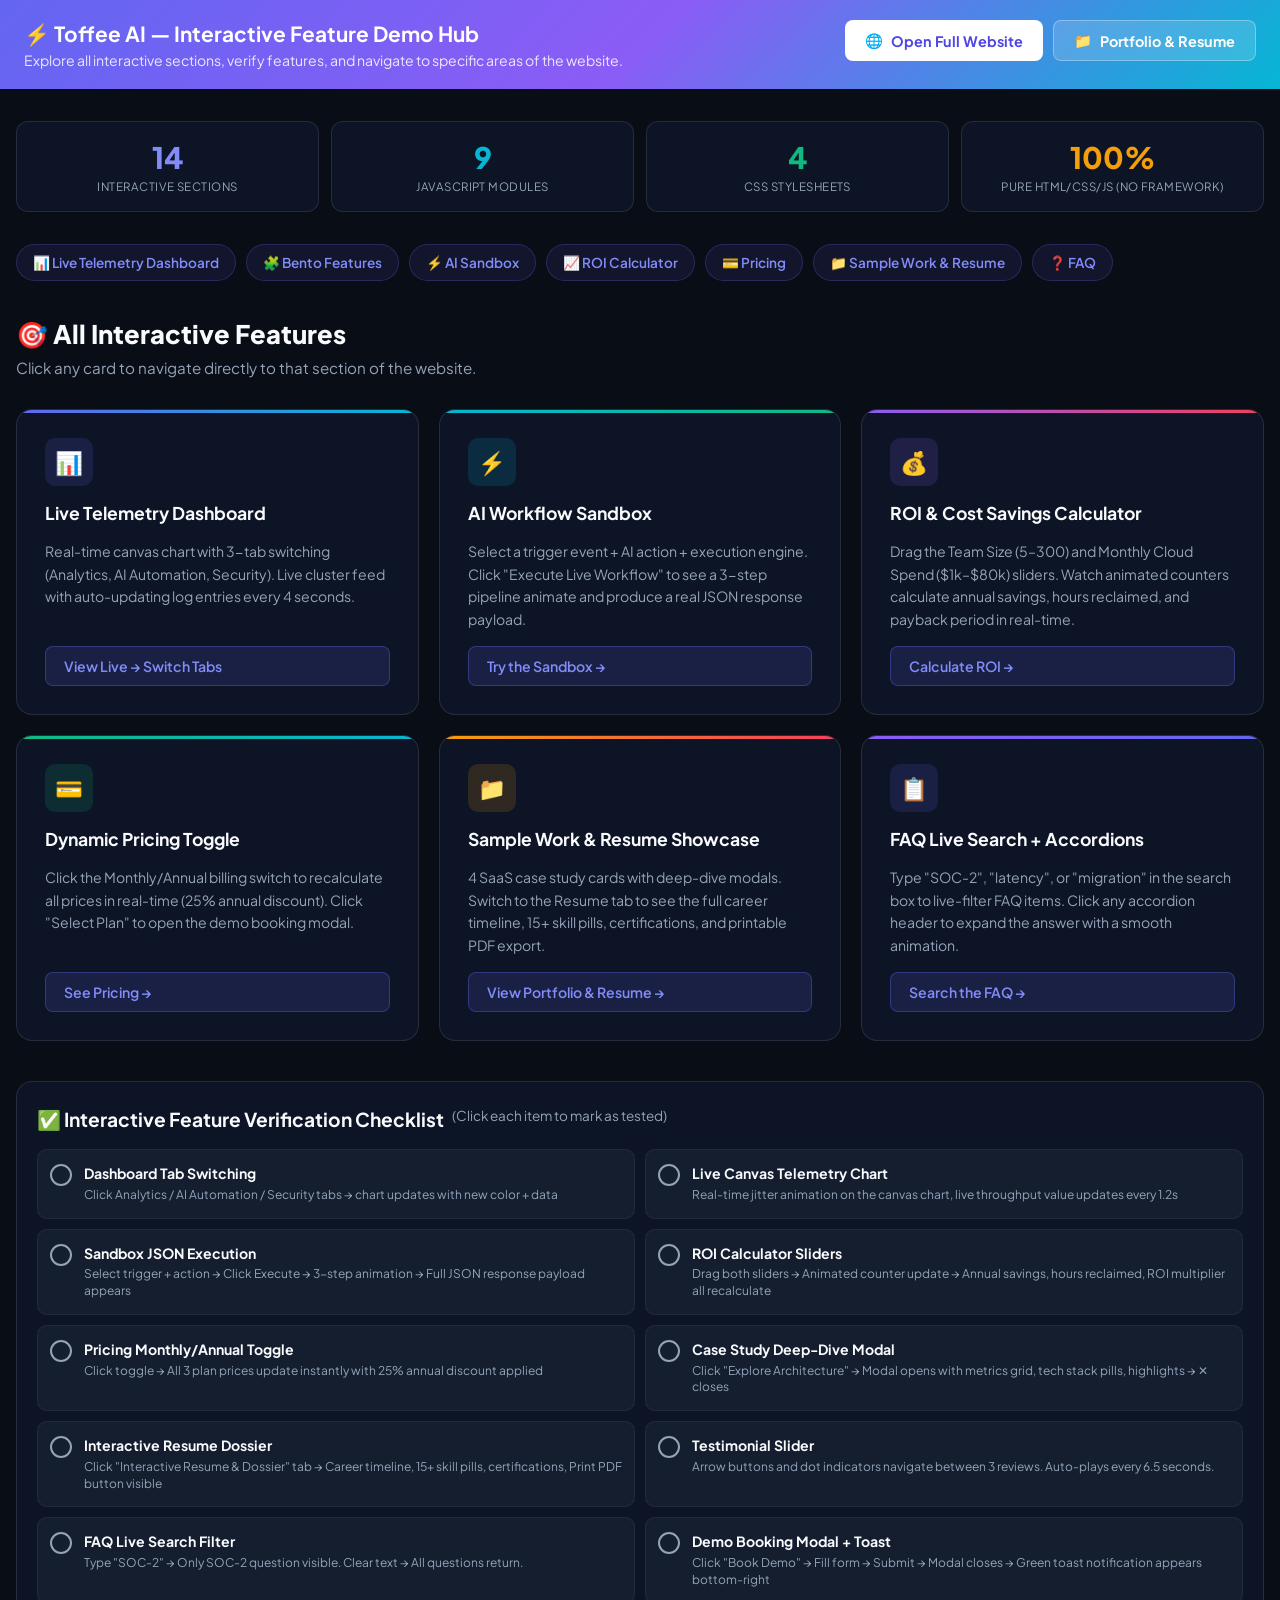
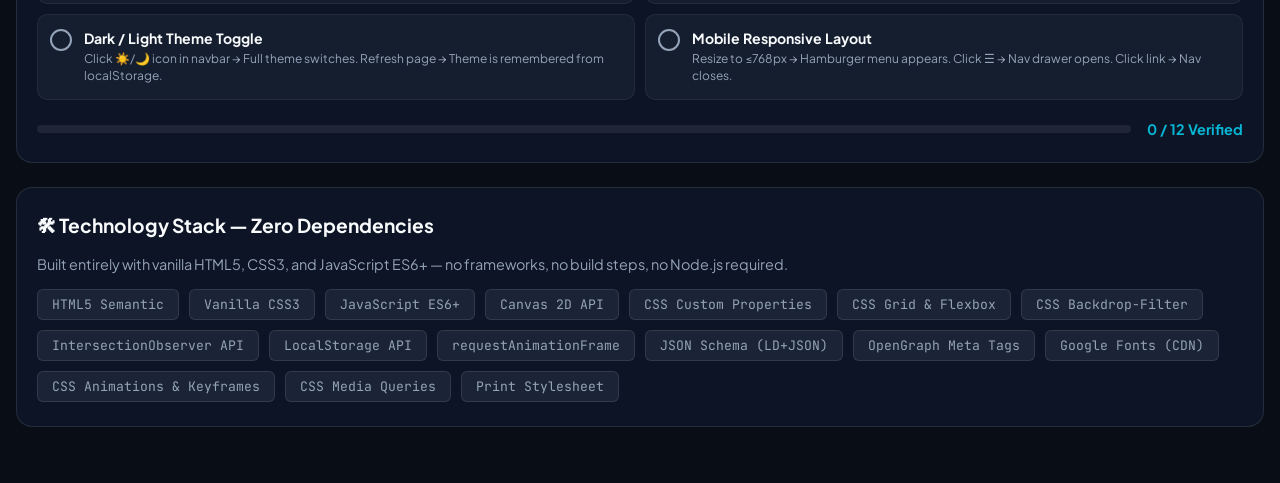
<file: Toffee Project/demo.html>
<!DOCTYPE html>
<html lang="en">
<head>
  <meta charset="UTF-8">
  <meta name="viewport" content="width=device-width, initial-scale=1.0">
  <title>Toffee AI — Interactive Feature Demo Showcase</title>
  <link rel="icon" href="data:image/svg+xml,<svg xmlns=%22http://www.w3.org/2000/svg%22 viewBox=%220 0 100 100%22><text y=%22.9em%22 font-size=%2290%22>⚡</text></svg>">
  <style>
    @import url('https://fonts.googleapis.com/css2?family=Plus+Jakarta+Sans:wght@400;600;700;800&family=JetBrains+Mono:wght@400;500&display=swap');

    * { box-sizing: border-box; margin: 0; padding: 0; }

    :root {
      --bg: #090D16;
      --bg2: #0F172A;
      --bg3: #1E293B;
      --primary: #6366F1;
      --cyan: #06B6D4;
      --emerald: #10B981;
      --violet: #8B5CF6;
      --text: #F8FAFC;
      --text2: #94A3B8;
      --border: rgba(255,255,255,0.1);
    }

    body {
      font-family: 'Plus Jakarta Sans', sans-serif;
      background: var(--bg);
      color: var(--text);
      min-height: 100vh;
      padding: 0;
    }

    /* Top Banner */
    .demo-banner {
      background: linear-gradient(135deg, #6366F1, #8B5CF6, #06B6D4);
      padding: 20px 24px;
      display: flex;
      align-items: flex-start;
      justify-content: space-between;
      flex-wrap: wrap;
      gap: 16px;
    }
    .demo-banner-text { flex: 1; min-width: 0; }
    .demo-banner h1 { font-size: clamp(1rem, 4vw, 1.3rem); color: #fff; line-height: 1.3; }
    .demo-banner p { font-size: 0.88rem; color: rgba(255,255,255,0.85); margin-top: 4px; }
    .demo-banner-btns { display: flex; gap: 10px; flex-shrink: 0; flex-wrap: wrap; }
    .demo-btn {
      padding: 10px 20px;
      border-radius: 8px;
      font-weight: 700;
      font-size: 0.9rem;
      cursor: pointer;
      text-decoration: none;
      display: flex;
      align-items: center;
      gap: 8px;
      transition: all 0.2s;
      font-family: 'Plus Jakarta Sans', sans-serif;
    }
    .demo-btn-primary { background: #fff; color: #4F46E5; border: none; }
    .demo-btn-primary:hover { background: #E0E7FF; transform: translateY(-1px); }
    .demo-btn-secondary { background: rgba(255,255,255,0.15); color: #fff; border: 1px solid rgba(255,255,255,0.3); }
    .demo-btn-secondary:hover { background: rgba(255,255,255,0.25); }

    /* Demo Grid */
    .demo-container { max-width: 1280px; margin: 0 auto; padding: 32px 16px; }
    .demo-title { font-size: clamp(1.2rem, 4vw, 1.6rem); font-weight: 800; margin-bottom: 8px; }
    .demo-subtitle { color: var(--text2); margin-bottom: 32px; font-size: 0.95rem; }

    .features-showcase-grid {
      display: grid;
      grid-template-columns: repeat(3, 1fr);
      gap: 20px;
      margin-bottom: 40px;
    }

    .feature-demo-card {
      background: rgba(15,23,42,0.8);
      border: 1px solid var(--border);
      border-radius: 16px;
      padding: 28px;
      display: flex;
      flex-direction: column;
      gap: 16px;
      transition: all 0.3s;
      position: relative;
      overflow: hidden;
    }
    .feature-demo-card:hover {
      border-color: var(--primary);
      transform: translateY(-4px);
      box-shadow: 0 16px 40px rgba(99,102,241,0.2);
    }
    .feature-demo-card::before {
      content: '';
      position: absolute;
      top: 0; left: 0;
      width: 100%; height: 3px;
      background: linear-gradient(135deg, #6366F1, #06B6D4);
    }
    .feature-demo-card:nth-child(2)::before { background: linear-gradient(135deg, #06B6D4, #10B981); }
    .feature-demo-card:nth-child(3)::before { background: linear-gradient(135deg, #8B5CF6, #F43F5E); }
    .feature-demo-card:nth-child(4)::before { background: linear-gradient(135deg, #10B981, #06B6D4); }
    .feature-demo-card:nth-child(5)::before { background: linear-gradient(135deg, #F59E0B, #F43F5E); }
    .feature-demo-card:nth-child(6)::before { background: linear-gradient(135deg, #8B5CF6, #6366F1); }

    .card-icon {
      width: 48px; height: 48px;
      border-radius: 10px;
      display: flex; align-items: center; justify-content: center;
      font-size: 1.4rem;
    }
    .card-icon.indigo { background: rgba(99,102,241,0.15); }
    .card-icon.cyan { background: rgba(6,182,212,0.15); }
    .card-icon.violet { background: rgba(139,92,246,0.15); }
    .card-icon.emerald { background: rgba(16,185,129,0.15); }
    .card-icon.amber { background: rgba(245,158,11,0.15); }

    .card-title { font-size: 1.1rem; font-weight: 700; }
    .card-desc { font-size: 0.88rem; color: var(--text2); line-height: 1.6; flex: 1; }

    .card-action-btn {
      display: inline-flex;
      align-items: center;
      gap: 8px;
      padding: 10px 18px;
      border-radius: 8px;
      font-size: 0.88rem;
      font-weight: 600;
      cursor: pointer;
      background: rgba(99,102,241,0.15);
      border: 1px solid rgba(99,102,241,0.35);
      color: #818CF8;
      transition: all 0.2s;
      text-decoration: none;
      font-family: 'Plus Jakarta Sans', sans-serif;
    }
    .card-action-btn:hover {
      background: var(--primary);
      color: #fff;
      border-color: var(--primary);
    }

    /* Live Metrics Strip */
    .live-metrics-strip {
      display: grid;
      grid-template-columns: repeat(4, 1fr);
      gap: 12px;
      margin-bottom: 32px;
    }
    .metric-tile {
      background: rgba(15,23,42,0.8);
      border: 1px solid var(--border);
      border-radius: 12px;
      padding: 16px 12px;
      text-align: center;
    }
    .metric-tile .val { font-size: clamp(1.3rem, 4vw, 1.85rem); font-weight: 800; margin-bottom: 4px; }
    .metric-tile .lbl { font-size: 0.72rem; color: var(--text2); text-transform: uppercase; letter-spacing: 0.04em; line-height: 1.3; }

    /* Quick Nav */
    .quick-nav {
      display: flex;
      gap: 10px;
      flex-wrap: wrap;
      margin-bottom: 32px;
      overflow-x: auto;
      -webkit-overflow-scrolling: touch;
      padding-bottom: 4px;
      scrollbar-width: none;
    }
    .quick-nav::-webkit-scrollbar { display: none; }
    .quick-nav a {
      display: inline-flex;
      align-items: center;
      gap: 6px;
      padding: 9px 16px;
      border-radius: 999px;
      background: rgba(99,102,241,0.1);
      border: 1px solid rgba(99,102,241,0.25);
      color: #818CF8;
      font-size: 0.85rem;
      font-weight: 600;
      text-decoration: none;
      transition: all 0.2s;
      white-space: nowrap;
      flex-shrink: 0;
    }
    .quick-nav a:hover,
    .quick-nav a:active {
      background: var(--primary);
      color: #fff;
      border-color: var(--primary);
    }

    /* Feature verification checklist */
    .checklist-section {
      background: rgba(15,23,42,0.8);
      border: 1px solid var(--border);
      border-radius: 16px;
      padding: 24px 20px;
      margin-bottom: 24px;
    }
    .checklist-title {
      font-size: clamp(1rem, 3vw, 1.2rem);
      font-weight: 700;
      margin-bottom: 16px;
      display: flex;
      align-items: flex-start;
      gap: 8px;
      flex-wrap: wrap;
      line-height: 1.4;
    }
    .checklist-title span { font-size: 0.82rem; }
    .checklist-grid {
      display: grid;
      grid-template-columns: 1fr 1fr;
      gap: 10px;
    }
    .checklist-item {
      display: flex;
      align-items: flex-start;
      gap: 12px;
      padding: 14px 12px;
      background: rgba(30,41,59,0.5);
      border-radius: 10px;
      border: 1px solid rgba(255,255,255,0.06);
      font-size: 0.88rem;
      cursor: pointer;
      transition: all 0.2s;
      user-select: none;
      -webkit-tap-highlight-color: transparent;
      touch-action: manipulation;
    }
    .checklist-item:hover,
    .checklist-item:active { border-color: var(--primary); }
    .checklist-item.checked { border-color: var(--emerald); background: rgba(16,185,129,0.08); }
    .check-icon {
      width: 22px; height: 22px;
      border-radius: 50%;
      border: 2px solid var(--text2);
      display: flex; align-items: center; justify-content: center;
      flex-shrink: 0;
      font-size: 0.75rem;
      transition: all 0.2s;
      min-width: 22px;
    }
    .checklist-item.checked .check-icon {
      background: var(--emerald);
      border-color: var(--emerald);
      color: #fff;
    }
    .check-label { flex: 1; line-height: 1.4; min-width: 0; }
    .check-sub { font-size: 0.75rem; color: var(--text2); margin-top: 3px; line-height: 1.4; }

    .progress-bar-wrap {
      margin-top: 20px;
      display: flex;
      align-items: center;
      gap: 16px;
    }
    .progress-bar {
      flex: 1;
      height: 8px;
      background: rgba(255,255,255,0.08);
      border-radius: 999px;
      overflow: hidden;
    }
    .progress-fill {
      height: 100%;
      background: linear-gradient(90deg, #6366F1, #06B6D4);
      border-radius: 999px;
      transition: width 0.4s ease;
    }
    .progress-label { font-size: 0.9rem; font-weight: 700; color: var(--cyan); white-space: nowrap; }

    /* Tech stack grid */
    .tech-grid {
      display: flex; flex-wrap: wrap; gap: 10px; margin-top: 16px;
    }
    .tech-pill {
      padding: 6px 14px;
      background: rgba(30,41,59,0.8);
      border: 1px solid rgba(255,255,255,0.1);
      border-radius: 6px;
      font-size: 0.82rem;
      color: var(--text2);
      font-family: 'JetBrains Mono', monospace;
    }

    /* ---- RESPONSIVE BREAKPOINTS ---- */

    /* Tablet: 768px - 1024px */
    @media (max-width: 1024px) {
      .features-showcase-grid { grid-template-columns: 1fr 1fr; }
      .live-metrics-strip { grid-template-columns: repeat(2, 1fr); }
    }

    /* Mobile Landscape: 600px - 768px */
    @media (max-width: 768px) {
      .demo-container { padding: 24px 14px; }
      .demo-banner { padding: 16px 16px; }
      .demo-banner h1 { font-size: 1rem; }
      .demo-banner p { font-size: 0.82rem; }
      .demo-banner-btns { width: 100%; }
      .demo-btn { flex: 1; justify-content: center; padding: 10px 12px; font-size: 0.85rem; }
      .features-showcase-grid { grid-template-columns: 1fr 1fr; gap: 14px; }
      .checklist-grid { grid-template-columns: 1fr; gap: 10px; }
      .feature-demo-card { padding: 20px 16px; }
      .checklist-section { padding: 20px 16px; }
      .progress-bar-wrap { flex-direction: column; align-items: flex-start; gap: 8px; }
      .progress-bar { width: 100%; }
    }

    /* Mobile Portrait: < 480px */
    @media (max-width: 480px) {
      .demo-banner { padding: 14px 14px; gap: 12px; }
      .demo-banner-btns { flex-direction: column; }
      .demo-btn { width: 100%; justify-content: center; }
      .features-showcase-grid { grid-template-columns: 1fr; gap: 14px; }
      .live-metrics-strip { grid-template-columns: 1fr 1fr; gap: 10px; }
      .metric-tile { padding: 14px 10px; border-radius: 10px; }
      .quick-nav { gap: 8px; }
      .quick-nav a { padding: 8px 14px; font-size: 0.82rem; }
      .card-action-btn { width: 100%; justify-content: center; }
      .checklist-title { font-size: 0.95rem; }
      .tech-grid { gap: 8px; }
      .tech-pill { font-size: 0.75rem; padding: 5px 10px; }
    }

    /* Extra Small: < 360px */
    @media (max-width: 360px) {
      .live-metrics-strip { grid-template-columns: 1fr; }
      .demo-container { padding: 20px 12px; }
    }
  </style>
</head>
<body>

  <!-- Demo Banner -->
  <div class="demo-banner">
    <div class="demo-banner-text">
      <h1>⚡ Toffee AI — Interactive Feature Demo Hub</h1>
      <p>Explore all interactive sections, verify features, and navigate to specific areas of the website.</p>
    </div>
    <div class="demo-banner-btns">
      <a href="index.html" class="demo-btn demo-btn-primary">
        <span>🌐</span> Open Full Website
      </a>
      <a href="index.html#sample-work" class="demo-btn demo-btn-secondary">
        <span>📁</span> Portfolio & Resume
      </a>
    </div>
  </div>

  <div class="demo-container">

    <!-- Live Stats -->
    <div class="live-metrics-strip">
      <div class="metric-tile">
        <div class="val" style="color: #818CF8;">14</div>
        <div class="lbl">Interactive Sections</div>
      </div>
      <div class="metric-tile">
        <div class="val" style="color: #06B6D4;">9</div>
        <div class="lbl">JavaScript Modules</div>
      </div>
      <div class="metric-tile">
        <div class="val" style="color: #10B981;">4</div>
        <div class="lbl">CSS Stylesheets</div>
      </div>
      <div class="metric-tile">
        <div class="val" style="color: #F59E0B;">100%</div>
        <div class="lbl">Pure HTML/CSS/JS (No Framework)</div>
      </div>
    </div>

    <!-- Quick Nav -->
    <div class="quick-nav">
      <a href="index.html#telemetry">📊 Live Telemetry Dashboard</a>
      <a href="index.html#features">🧩 Bento Features</a>
      <a href="index.html#sandbox">⚡ AI Sandbox</a>
      <a href="index.html#calculator">📈 ROI Calculator</a>
      <a href="index.html#pricing">💳 Pricing</a>
      <a href="index.html#sample-work">📁 Sample Work & Resume</a>
      <a href="index.html#faq">❓ FAQ</a>
    </div>

    <!-- Section Feature Cards -->
    <h2 class="demo-title">🎯 All Interactive Features</h2>
    <p class="demo-subtitle">Click any card to navigate directly to that section of the website.</p>

    <div class="features-showcase-grid">
      <div class="feature-demo-card">
        <div class="card-icon indigo">📊</div>
        <div class="card-title">Live Telemetry Dashboard</div>
        <div class="card-desc">Real-time canvas chart with 3-tab switching (Analytics, AI Automation, Security). Live cluster feed with auto-updating log entries every 4 seconds.</div>
        <a href="index.html#telemetry" class="card-action-btn">
          View Live → Switch Tabs
        </a>
      </div>

      <div class="feature-demo-card">
        <div class="card-icon cyan">⚡</div>
        <div class="card-title">AI Workflow Sandbox</div>
        <div class="card-desc">Select a trigger event + AI action + execution engine. Click "Execute Live Workflow" to see a 3-step pipeline animate and produce a real JSON response payload.</div>
        <a href="index.html#sandbox" class="card-action-btn">
          Try the Sandbox →
        </a>
      </div>

      <div class="feature-demo-card">
        <div class="card-icon violet">💰</div>
        <div class="card-title">ROI & Cost Savings Calculator</div>
        <div class="card-desc">Drag the Team Size (5–300) and Monthly Cloud Spend ($1k–$80k) sliders. Watch animated counters calculate annual savings, hours reclaimed, and payback period in real-time.</div>
        <a href="index.html#calculator" class="card-action-btn">
          Calculate ROI →
        </a>
      </div>

      <div class="feature-demo-card">
        <div class="card-icon emerald">💳</div>
        <div class="card-title">Dynamic Pricing Toggle</div>
        <div class="card-desc">Click the Monthly/Annual billing switch to recalculate all prices in real-time (25% annual discount). Click "Select Plan" to open the demo booking modal.</div>
        <a href="index.html#pricing" class="card-action-btn">
          See Pricing →
        </a>
      </div>

      <div class="feature-demo-card">
        <div class="card-icon amber">📁</div>
        <div class="card-title">Sample Work & Resume Showcase</div>
        <div class="card-desc">4 SaaS case study cards with deep-dive modals. Switch to the Resume tab to see the full career timeline, 15+ skill pills, certifications, and printable PDF export.</div>
        <a href="index.html#sample-work" class="card-action-btn">
          View Portfolio & Resume →
        </a>
      </div>

      <div class="feature-demo-card">
        <div class="card-icon indigo">📋</div>
        <div class="card-title">FAQ Live Search + Accordions</div>
        <div class="card-desc">Type "SOC-2", "latency", or "migration" in the search box to live-filter FAQ items. Click any accordion header to expand the answer with a smooth animation.</div>
        <a href="index.html#faq" class="card-action-btn">
          Search the FAQ →
        </a>
      </div>
    </div>

    <!-- Verification Checklist -->
    <div class="checklist-section">
      <div class="checklist-title">
        ✅ Interactive Feature Verification Checklist
        <span style="font-size: 0.85rem; color: var(--text2); font-weight: 400;">(Click each item to mark as tested)</span>
      </div>

      <div class="checklist-grid" id="checklistGrid">
        <div class="checklist-item" onclick="toggleCheck(this)">
          <div class="check-icon"></div>
          <div class="check-label">
            <strong>Dashboard Tab Switching</strong>
            <div class="check-sub">Click Analytics / AI Automation / Security tabs → chart updates with new color + data</div>
          </div>
        </div>
        <div class="checklist-item" onclick="toggleCheck(this)">
          <div class="check-icon"></div>
          <div class="check-label">
            <strong>Live Canvas Telemetry Chart</strong>
            <div class="check-sub">Real-time jitter animation on the canvas chart, live throughput value updates every 1.2s</div>
          </div>
        </div>
        <div class="checklist-item" onclick="toggleCheck(this)">
          <div class="check-icon"></div>
          <div class="check-label">
            <strong>Sandbox JSON Execution</strong>
            <div class="check-sub">Select trigger + action → Click Execute → 3-step animation → Full JSON response payload appears</div>
          </div>
        </div>
        <div class="checklist-item" onclick="toggleCheck(this)">
          <div class="check-icon"></div>
          <div class="check-label">
            <strong>ROI Calculator Sliders</strong>
            <div class="check-sub">Drag both sliders → Animated counter update → Annual savings, hours reclaimed, ROI multiplier all recalculate</div>
          </div>
        </div>
        <div class="checklist-item" onclick="toggleCheck(this)">
          <div class="check-icon"></div>
          <div class="check-label">
            <strong>Pricing Monthly/Annual Toggle</strong>
            <div class="check-sub">Click toggle → All 3 plan prices update instantly with 25% annual discount applied</div>
          </div>
        </div>
        <div class="checklist-item" onclick="toggleCheck(this)">
          <div class="check-icon"></div>
          <div class="check-label">
            <strong>Case Study Deep-Dive Modal</strong>
            <div class="check-sub">Click "Explore Architecture" → Modal opens with metrics grid, tech stack pills, highlights → ✕ closes</div>
          </div>
        </div>
        <div class="checklist-item" onclick="toggleCheck(this)">
          <div class="check-icon"></div>
          <div class="check-label">
            <strong>Interactive Resume Dossier</strong>
            <div class="check-sub">Click "Interactive Resume & Dossier" tab → Career timeline, 15+ skill pills, certifications, Print PDF button visible</div>
          </div>
        </div>
        <div class="checklist-item" onclick="toggleCheck(this)">
          <div class="check-icon"></div>
          <div class="check-label">
            <strong>Testimonial Slider</strong>
            <div class="check-sub">Arrow buttons and dot indicators navigate between 3 reviews. Auto-plays every 6.5 seconds.</div>
          </div>
        </div>
        <div class="checklist-item" onclick="toggleCheck(this)">
          <div class="check-icon"></div>
          <div class="check-label">
            <strong>FAQ Live Search Filter</strong>
            <div class="check-sub">Type "SOC-2" → Only SOC-2 question visible. Clear text → All questions return.</div>
          </div>
        </div>
        <div class="checklist-item" onclick="toggleCheck(this)">
          <div class="check-icon"></div>
          <div class="check-label">
            <strong>Demo Booking Modal + Toast</strong>
            <div class="check-sub">Click "Book Demo" → Fill form → Submit → Modal closes → Green toast notification appears bottom-right</div>
          </div>
        </div>
        <div class="checklist-item" onclick="toggleCheck(this)">
          <div class="check-icon"></div>
          <div class="check-label">
            <strong>Dark / Light Theme Toggle</strong>
            <div class="check-sub">Click ☀️/🌙 icon in navbar → Full theme switches. Refresh page → Theme is remembered from localStorage.</div>
          </div>
        </div>
        <div class="checklist-item" onclick="toggleCheck(this)">
          <div class="check-icon"></div>
          <div class="check-label">
            <strong>Mobile Responsive Layout</strong>
            <div class="check-sub">Resize to ≤768px → Hamburger menu appears. Click ☰ → Nav drawer opens. Click link → Nav closes.</div>
          </div>
        </div>
      </div>

      <div class="progress-bar-wrap">
        <div class="progress-bar">
          <div class="progress-fill" id="progressFill" style="width: 0%"></div>
        </div>
        <div class="progress-label" id="progressLabel">0 / 12 Verified</div>
      </div>
    </div>

    <!-- Tech Stack -->
    <div class="checklist-section">
      <div class="checklist-title">🛠 Technology Stack — Zero Dependencies</div>
      <p style="color: var(--text2); font-size: 0.9rem; margin-bottom: 4px;">Built entirely with vanilla HTML5, CSS3, and JavaScript ES6+ — no frameworks, no build steps, no Node.js required.</p>
      <div class="tech-grid">
        <span class="tech-pill">HTML5 Semantic</span>
        <span class="tech-pill">Vanilla CSS3</span>
        <span class="tech-pill">JavaScript ES6+</span>
        <span class="tech-pill">Canvas 2D API</span>
        <span class="tech-pill">CSS Custom Properties</span>
        <span class="tech-pill">CSS Grid & Flexbox</span>
        <span class="tech-pill">CSS Backdrop-Filter</span>
        <span class="tech-pill">IntersectionObserver API</span>
        <span class="tech-pill">LocalStorage API</span>
        <span class="tech-pill">requestAnimationFrame</span>
        <span class="tech-pill">JSON Schema (LD+JSON)</span>
        <span class="tech-pill">OpenGraph Meta Tags</span>
        <span class="tech-pill">Google Fonts (CDN)</span>
        <span class="tech-pill">CSS Animations & Keyframes</span>
        <span class="tech-pill">CSS Media Queries</span>
        <span class="tech-pill">Print Stylesheet</span>
      </div>
    </div>

  </div>

  <script>
    function toggleCheck(item) {
      item.classList.toggle('checked');
      const icon = item.querySelector('.check-icon');
      if (item.classList.contains('checked')) {
        icon.innerHTML = '✓';
      } else {
        icon.innerHTML = '';
      }
      updateProgress();
    }

    function updateProgress() {
      const items = document.querySelectorAll('.checklist-item');
      const checked = document.querySelectorAll('.checklist-item.checked').length;
      const total = items.length;
      const pct = Math.round((checked / total) * 100);
      document.getElementById('progressFill').style.width = pct + '%';
      document.getElementById('progressLabel').textContent = `${checked} / ${total} Verified`;
    }
  </script>

</body>
</html>
</file>
